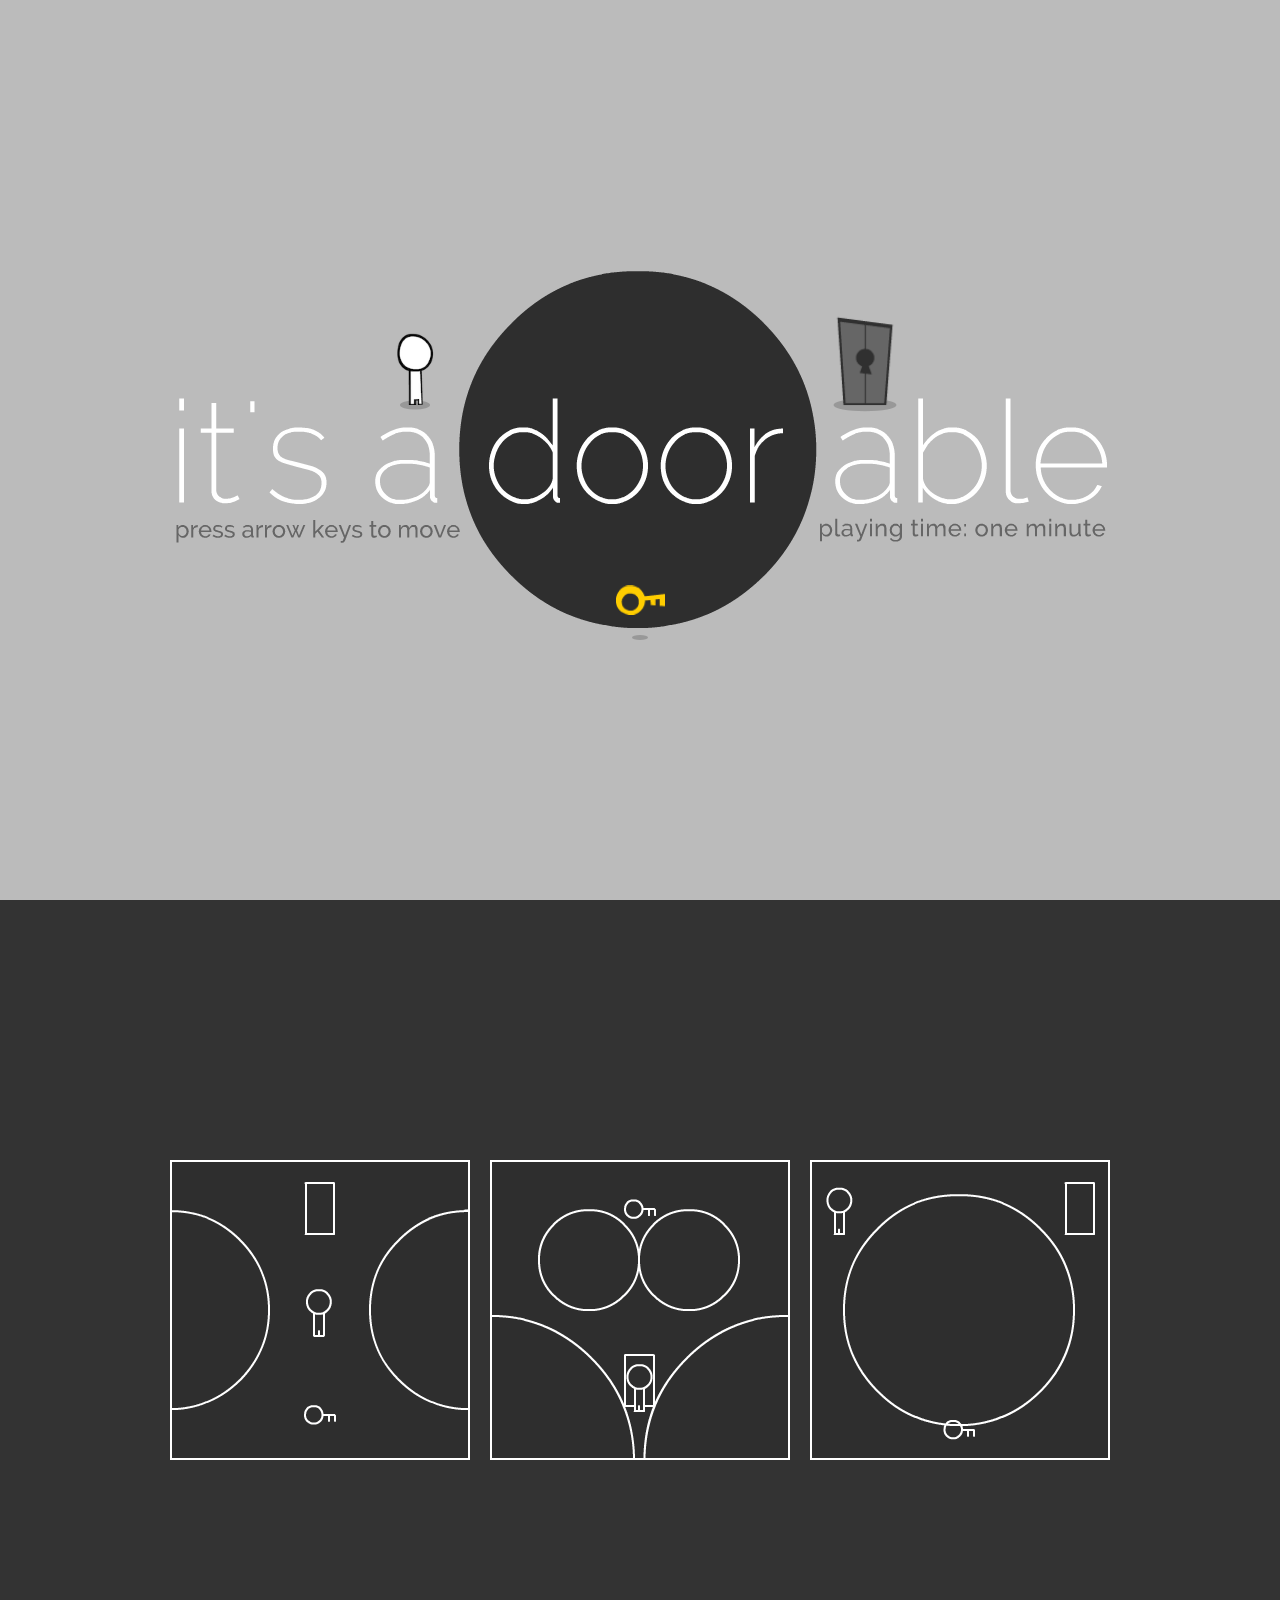
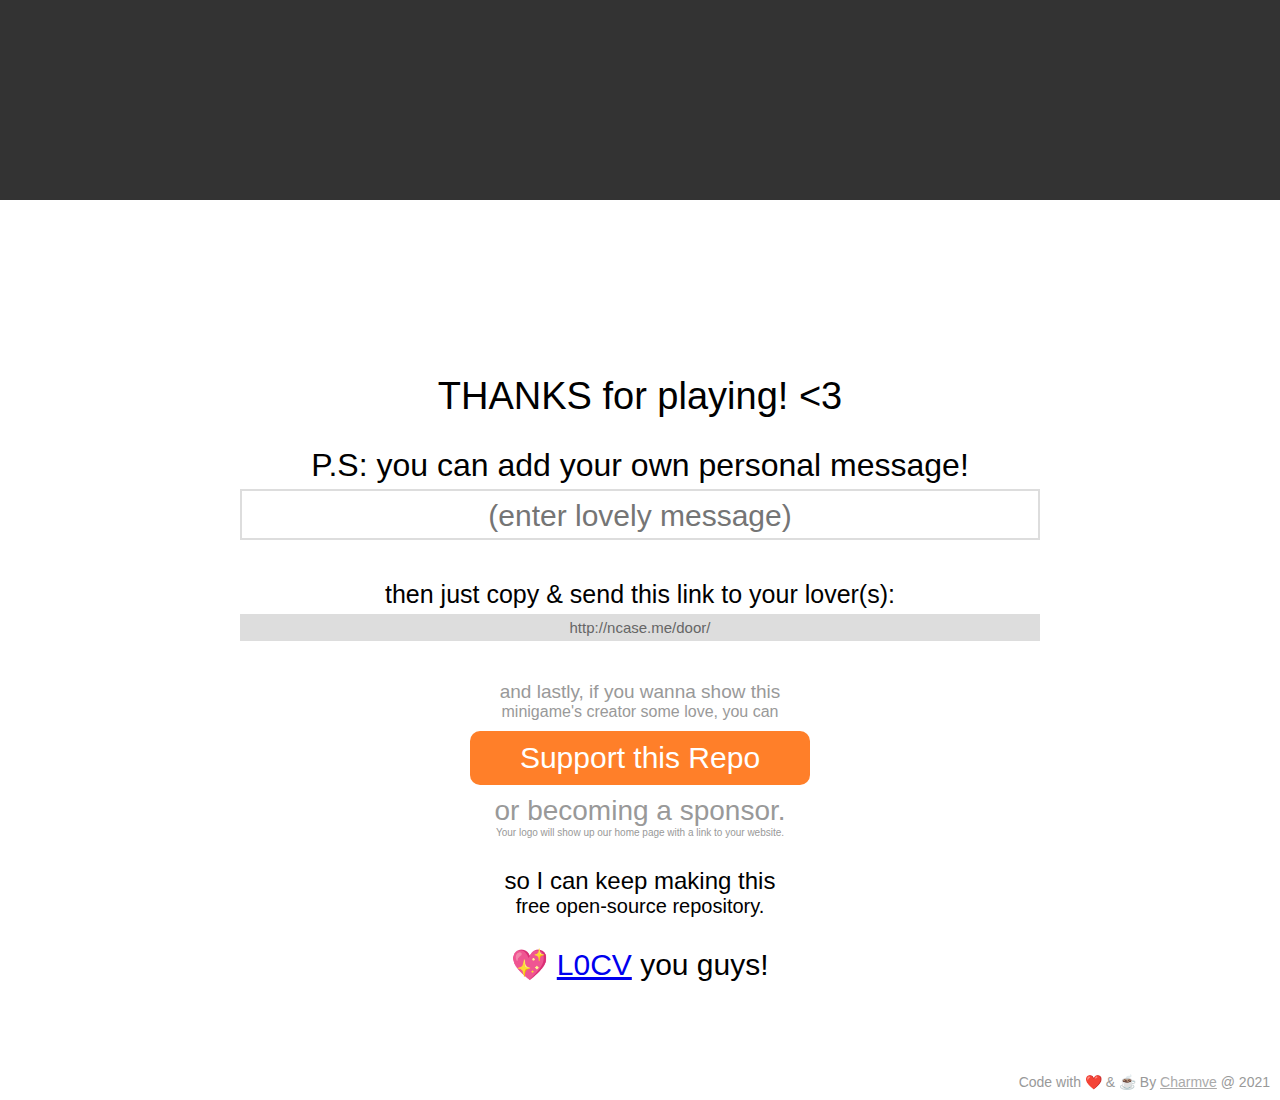
<file: door/index.html>
<!doctype>
<html>
<head>

	<!-- Place this data between the <head> tags of your website -->
	<title>it's a(door)able</title>
	<meta name="description" content="a one-minute minigame."/>
	<link rel="shortcut icon" type="image/x-icon" href="../img/favicon.ico" media="screen" />

	<!-- Schema.org markup for Google+ -->
	<meta itemprop="name" content="it's a(door)able">
	<meta itemprop="description" content="a one-minute minigame.">
	<meta itemprop="image" content="https://charmve.github.io/L0CV-web/door/thumbnail.png">

	<!-- Open Graph data -->
	<meta property="og:title" content="it's a(door)able">
	<meta property="og:type" content="website">
	<meta property="og:url" content="https://charmve.github.io/L0CV-web/door/">
	<meta property="og:image" content="https://charmve.github.io/L0CV-web/door/thumbnail.png">
	<meta property="og:description" content="a one-minute minigame.">
	<meta property="og:site_name" content="it's a(door)able">

	<!-- Style -->
	<link rel="stylesheet" type="text/css" href="css/index.css"> 

</head>
<body>

	<div id="loading"><div>LOADING</div></div>

	<div id="whole_container">

		<!--span style="display:none"-->
		<div id="screen_one">
			<canvas id="canvas_intro"></canvas>
		</div>

		<div id="screen_two">
			<div id="canvas_container">

				<canvas id="canvas_1" width="300" height="380"></canvas>
				<canvas id="canvas_2" width="300" height="380"></canvas>
				<canvas id="canvas_3" width="300" height="380" style="margin:0"></canvas>
				
				<div id="valentines_text"></div>
				<div id="rewind_text">rewinding...</div>
				<div id="replay_text">playing back...</div>

			</div>
		</div>
		<!--/span-->

		<div id="screen_three">
			<div id="bottom">
				<span style="font-size:14px" style="text-align:left">
					Code with ❤️ &amp; ☕️ By <a href="https://github.com/Charmve" target="_blank" class="gradient-link text-neon" data-v-6b55238f>Charmve</a> @ 2021
				</span>
			</div>
	
			<div id="end_container">
	
				<span style="font-size:38px;">THANKS for playing! &lt;3</span>
	
				<br><br>
				<span style="font-size:32px;">P.S: you can add your own personal message!</span>
			
				<input id="your_message" placeholder="(enter lovely message)"></input>
				
				<span>then just copy &amp; send this link to your lover(s):</span>
				<input id="your_link" readonly></input>
	
				<!--
				<span>or, if you wanna send your message out to everyone:</span>
				<div id="share">
					<div id="share_facebook" onclick="return socialShare.call(this,event,'facebook');"></div>
					<div id="share_twitter" onclick="return socialShare.call(this,event,'twitter');"></div>
					<div id="share_plus" onclick="return socialShare.call(this,event,'plus');"></div>
					<div id="share_tumblr" onclick="return socialShare.call(this,event,'tumblr');"></div>
					<div id="share_reddit" onclick="return socialShare.call(this,event,'reddit');"></div>
					<div id="share_stumbleupon" onclick="return socialShare.call(this,event,'stumbleupon');"></div>
				</div>
				-->
	
				<span style="font-size:10px;color: #999;">
					<span style="font-size: 19px;">and lastly, if you wanna show this</span>
					<br>
					<span style="font-size: 16px;">minigame's creator some love, you can</span>
					<br>
					<a href="https://charmve.github.io/sponsor.html" target="_blank" style="text-decoration: none;">
						<div id="support">Support this Repo</div>
					</a>
					<span style="font-size:28px">or becoming a sponsor.</span>
					<br><span style="font-size:26px"></span>Your logo will show up our home page with a link to your website.</span>
					<br><br>
					<span style="font-size: 24px;">so I can keep making this</span>
					<br>
					<span style="font-size: 20px;"><b>free open-source</b> repository.</span>
				</span>
	
				<br>
				<br>
	
				<span style="font-size:30px">
					💖 <a href="https://charmve.github.io/L0CV-web/">L0CV</a> you guys! 
				</span>
			</div>
		</div>
	</div>
</body>
</html>

<script src="js/Key.js"></script>
<script src="js/game.js"></script>
<script src="js/popup.js"></script>
<script src="js/soundjs-0.6.0.min.js"></script>

<script>
//STAGE = 4;
</script>
</file>
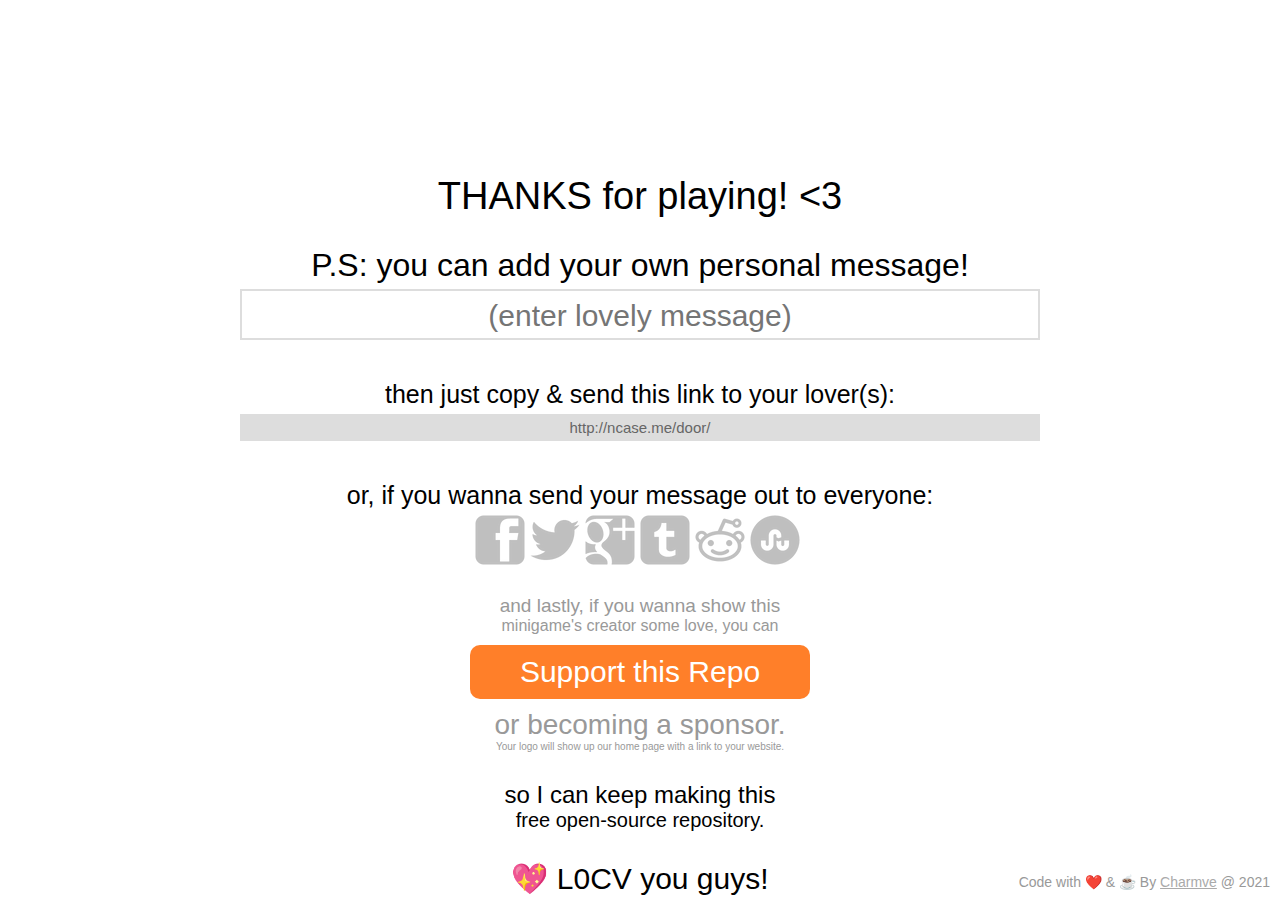
<file: door/test.html>
<!doctype>
<html>
<head>

	<!-- Place this data between the <head> tags of your website -->
	<title>it's a(door)able</title>
	<meta name="description" content="a one-minute minigame."/>
	<link rel="icon" type="image/png" href="favicon.png">

	<!-- Schema.org markup for Google+ -->
	<meta itemprop="name" content="it's a(door)able">
	<meta itemprop="description" content="a one-minute minigame.">
	<meta itemprop="image" content="http://ncase.me/door/thumbnail.png">

	<!-- Open Graph data -->
	<meta property="og:title" content="it's a(door)able">
	<meta property="og:type" content="website">
	<meta property="og:url" content="http://ncase.me/door/">
	<meta property="og:image" content="http://ncase.me/door/thumbnail.png">
	<meta property="og:description" content="a one-minute minigame.">
	<meta property="og:site_name" content="it's a(door)able">

	<!-- Style -->
	<link rel="stylesheet" type="text/css" href="css/index.css"> 

</head>
<body>

	<div id="screen_three">
		<div id="bottom">
			<span style="font-size:14px" style="text-align:left">
				Code with ❤️ &amp; ☕️ By <a href="https://github.com/Charmve" target="_blank" class="gradient-link text-neon" data-v-6b55238f>Charmve</a> @ 2021
			</span>
		</div>

		<div id="end_container">

			<span style="font-size:38px;">THANKS for playing! &lt;3</span>

			<br><br>
			<span style="font-size:32px;">P.S: you can add your own personal message!</span>
		
			<input id="your_message" placeholder="(enter lovely message)"></input>
			
			<span>then just copy &amp; send this link to your lover(s):</span>
			<input id="your_link" readonly></input>

			<span>or, if you wanna send your message out to everyone:</span>
			<div id="share">
				<div id="share_facebook" onclick="return socialShare.call(this,event,'facebook');"></div>
				<div id="share_twitter" onclick="return socialShare.call(this,event,'twitter');"></div>
				<div id="share_plus" onclick="return socialShare.call(this,event,'plus');"></div>
				<div id="share_tumblr" onclick="return socialShare.call(this,event,'tumblr');"></div>
				<div id="share_reddit" onclick="return socialShare.call(this,event,'reddit');"></div>
				<div id="share_stumbleupon" onclick="return socialShare.call(this,event,'stumbleupon');"></div>
			</div>

			<span style="font-size:10px;color: #999;">
				<span style="font-size: 19px;">and lastly, if you wanna show this</span>
				<br>
				<span style="font-size: 16px;">minigame's creator some love, you can</span>
				<br>
				<a href="https://github.com/Charmve/computer-vision-in-action/tree/main/L0CV-Universe#-supporting" target="_blank" style="text-decoration: none;">
					<div id="support">Support this Repo</div>
				</a>
				<span style="font-size:28px">or becoming a sponsor.</span>
				<br><span style="font-size:26px"></span>Your logo will show up our home page with a link to your website.</span>
				<br><br>
				<span style="font-size: 24px;">so I can keep making this</span>
				<br>
				<span style="font-size: 20px;"><b>free open-source</b> repository.</span>
			</span>

			<br>
			<br>

			<span style="font-size:30px">
				💖 L0CV you guys! 
			</span>
		</div>
	</div>
</body>
</html>

<script src="js/Key.js"></script>
<script src="js/game.js"></script>
<script src="js/popup.js"></script>
<script src="js/soundjs-0.6.0.min.js"></script>

<script>
//STAGE = 4;
</script>
</file>
<file: door/css/index.css>
body{
	margin:0;

	font-family: Helvetica, Arial, sans-serif;
	font-weight: 100;

	overflow: hidden;

}
canvas{
	float:left;
	margin-right: 20px;
}
#whole_container{
	position: absolute;
	width: 100%; height: 100%;
	top:0px;
	-webkit-transition: top 1s ease-in-out;
	-moz-transition: top 1s ease-in-out;
	-ms-transition: top 1s ease-in-out;
	transition: top 1s ease-in-out;
}
#screen_one, #screen_two, #screen_three{
	width:100%; height:100%;
	position: relative;
}
#screen_one{
	background-color: #bbb;
	background-image: url(intro.png);
	background-repeat: no-repeat;
	background-position: 50% 50%;
}
#screen_two{
	background:#333;
}
#screen_three{
	background:#fff;

}
#canvas_container{
	width:940px;
	height:380px;
	position: absolute;
	margin:auto;
	top:0; left:0; right:0; bottom:0;
	background-image: url(levels_bg.png);
	background-repeat: no-repeat;
}

#valentines_text, #rewind_text, #replay_text{
	display: none;
	position: absolute;
	bottom:0;
	width:100%;
	height:50px;
	color:#666;
	font-size: 30px;
	text-align: center;
	letter-spacing: 0px;

	-webkit-transition: letter-spacing 5s ease-out;
	-moz-transition: letter-spacing 5s ease-out;
	-ms-transition: letter-spacing 5s ease-out;
	transition: letter-spacing 5s ease-out;

}
#rewind_text, #replay_text{
	color: #ccc;
	letter-spacing: 2px;
	/*text-align: left;*/
}
#end_container{
	width: 800px;
	height: 550px;
	margin: auto;
	position: absolute;
	top: 0;
	bottom: 0;
	left: 0;
	right: 0;
	font-size: 25px;

	text-align: center;
}
#support{
	font-size: 30px;
	color:#fff;
	background:#ff7f29;
	padding: 10px;
	width:320px;
	border-radius: 10px;
	margin: 10px auto;
	cursor: pointer;

	position: relative;
	top: 0px;

	text-decoration: none;
	
	-webkit-transition: all 0.1s ease-out;
	-moz-transition: all 0.1s ease-out;
	-ms-transition: all 0.1s ease-out;
	transition: all 0.1s ease-out;

}
#support:hover{
	background: #ffce87;
	top: -3px;
}
input#your_message{
	display: block;
	width: 100%;
	font-size: 30px;
	padding: 5px;
	border: 2px solid #ddd;
	margin: 5px 0 40px 0;

	color: #666;
	padding-top: 8px;

	font-family: Helvetica, Arial, sans-serif;
	font-weight: 100;

	text-align: center;
}
input#your_link{
	display: block;
	width: 100%;
	font-size: 15px;
	padding: 5px;
	background: #ddd;
	border:none;
	margin: 5px 0 40px 0;

	color: #666;

	font-family: Helvetica, Arial, sans-serif;
	font-weight: 100;

	text-align: center;
}
#share{
	width:330px;
	margin:5px auto;
	height:50px;
	margin-bottom: 30px;
}
#share > div{
	float: left;
	width: 50px; height: 50px;
	margin-right: 5px;

	opacity: 0.25;
	position: relative;
	top:0;
	cursor: pointer;

	-webkit-transition: all 0.1s ease-out;
	-moz-transition: all 0.1s ease-out;
	-ms-transition: all 0.1s ease-out;
	transition: all 0.1s ease-out;

}
#share > div:hover{
	opacity: 0.7;
	top:-3px;
}
#share_facebook{
	background: url(../icons/facebook.png);
}
#share_twitter{
	background: url(../icons/twitter.png);
}
#share_plus{
	background: url(../icons/plus.png);
}
#share_tumblr{
	background: url(../icons/tumblr.png);
}
#share_reddit{
	background: url(../icons/reddit.png);
}
#share_stumbleupon{
	background: url(../icons/stumbleupon.png);
	margin-right: 0px;
}
#bottom{
	font-size: 17px;
	position: absolute;
	bottom: 10px;
	right: 10px;
	color: #999;
}
#bottom a{
	color: #aaa;
}
#bottom a:hover{
	color: #ccc;
}

#loading{
	position: fixed;
	top:0; left:0;

	width:100%;
	height: 100%;

	background: #333;
	color: #fff;
	font-size: 30px;
	letter-spacing: 5px;
	text-align:center;

	z-index: 1;
}
#loading > div{
	position: absolute;
	margin: auto;
	top:0; left:0; right:0; bottom:0;
	width:100%; height:50px;
}
</file>
